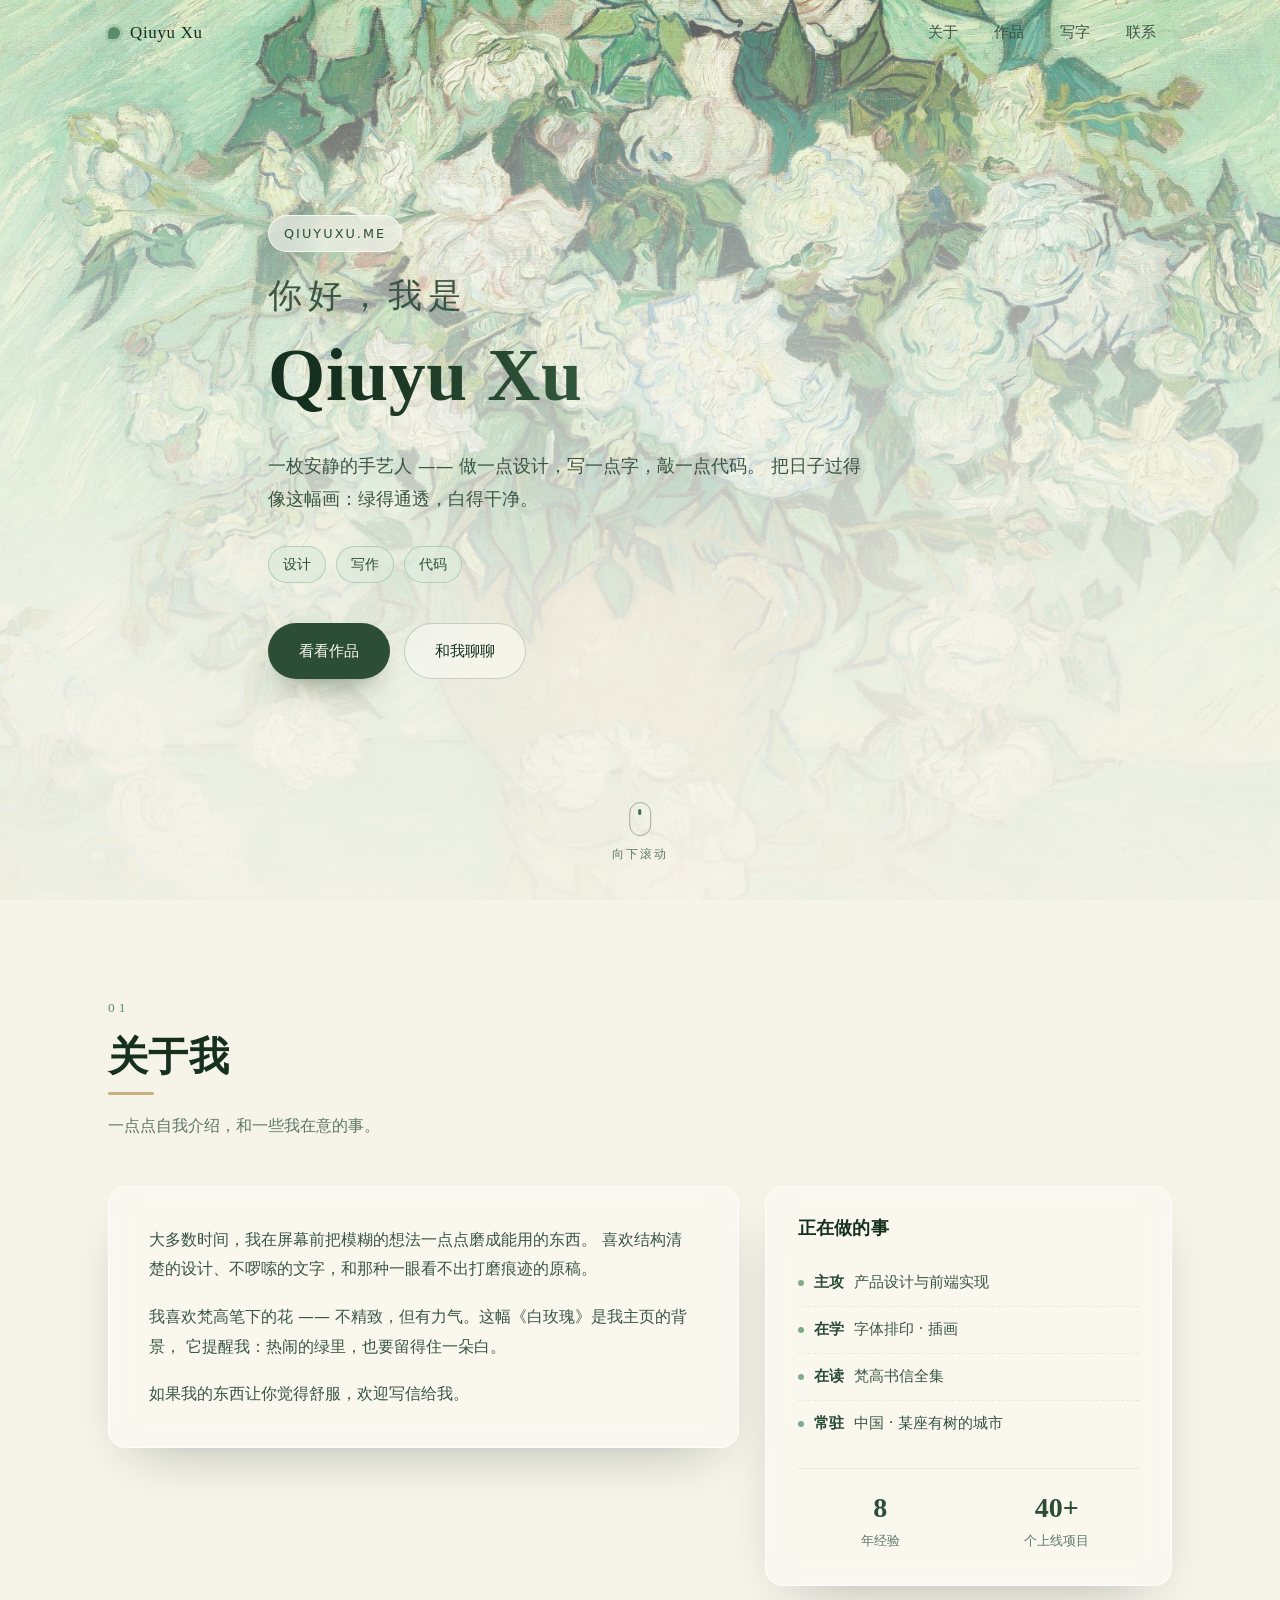
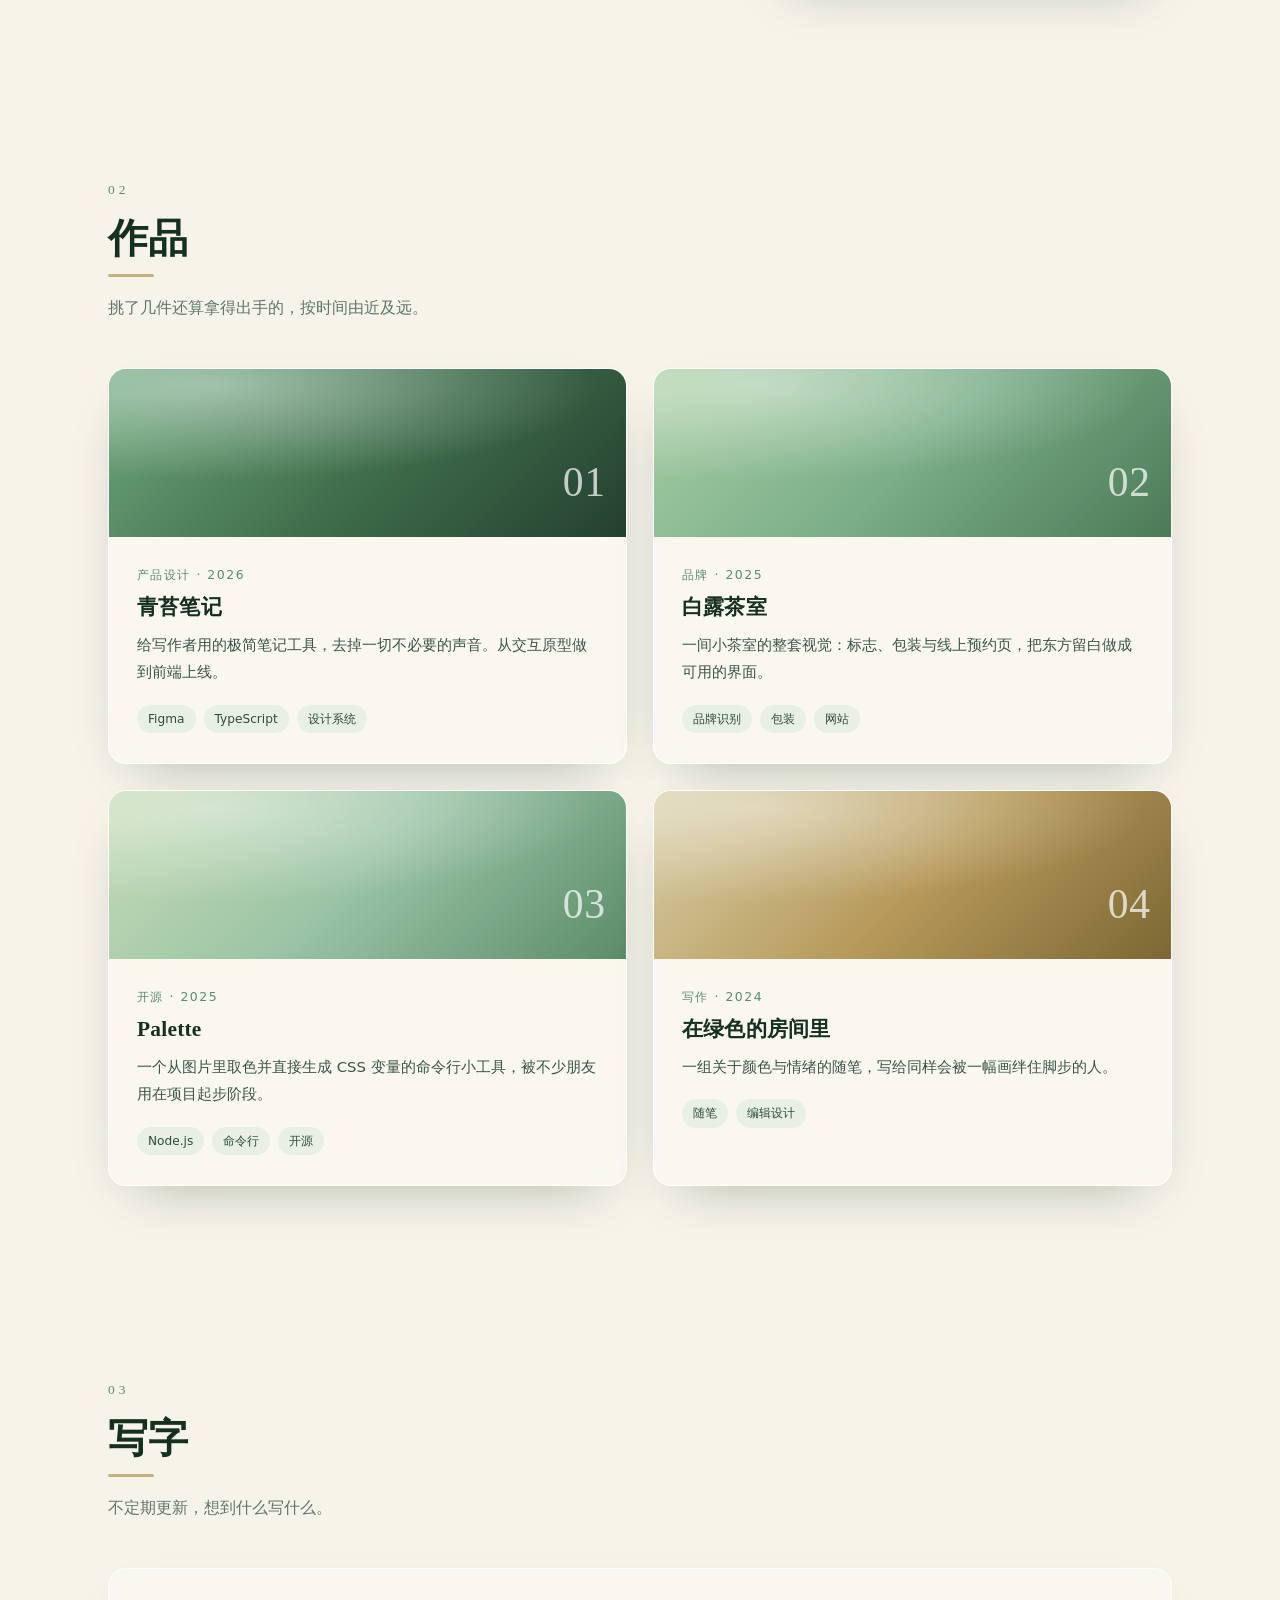
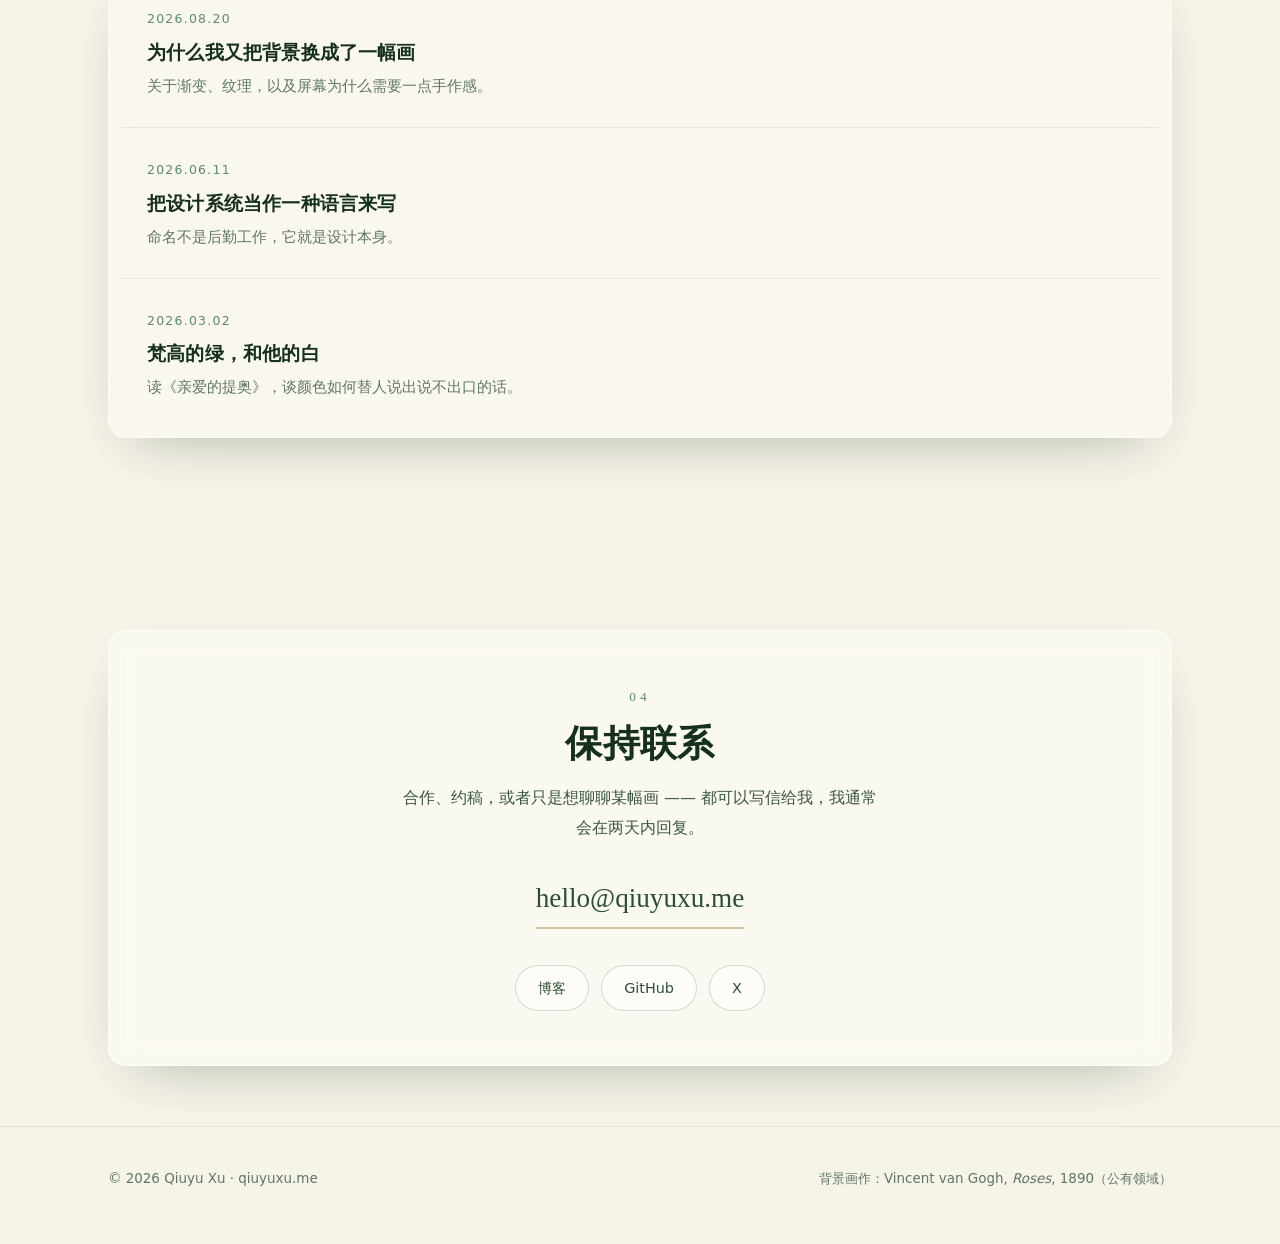
<file: index.html>
<!DOCTYPE html>
<html lang="zh-CN">
<head>
<meta charset="utf-8">
<meta name="viewport" content="width=device-width,initial-scale=1,viewport-fit=cover">
<title>Qiuyu Xu — 个人主页</title>
<meta name="description" content="Qiuyu Xu 的个人主页 —— 设计、写作与代码。以梵高《白玫瑰》为背景的一方安静角落。">
<meta name="author" content="Qiuyu Xu">
<meta name="theme-color" content="#9BC4A6">
<meta property="og:type" content="website">
<meta property="og:title" content="Qiuyu Xu — 个人主页">
<meta property="og:description" content="设计、写作与代码。">
<meta property="og:url" content="https://qiuyuxu.me/">
<meta property="og:image" content="https://qiuyuxu.me/assets/bg.jpg">
<link rel="canonical" href="https://qiuyuxu.me/">
<link rel="icon" href="data:image/svg+xml,%3Csvg xmlns='http://www.w3.org/2000/svg' viewBox='0 0 32 32'%3E%3Crect width='32' height='32' rx='8' fill='%235B8C6A'/%3E%3Ccircle cx='16' cy='13' r='5' fill='%23FBFAF4'/%3E%3Cpath d='M16 18v9M16 22l-4-3M16 24l4-3' stroke='%23FBFAF4' stroke-width='1.6' fill='none' stroke-linecap='round'/%3E%3C/svg%3E">
<link rel="preload" as="image" href="assets/bg-placeholder.jpg" fetchpriority="high">
<link rel="stylesheet" href="css/style.css">
</head>
<body>

<!-- 固定背景层：占位图先上，真图加载后淡入 -->
<div class="bg-layer" aria-hidden="true">
  <img id="bgImage" src="assets/bg.jpg" alt="">
</div>
<div class="bg-veil" aria-hidden="true"></div>
<canvas id="petals" aria-hidden="true"></canvas>

<!-- 滚动进度 -->
<div class="progress" id="progress" aria-hidden="true"></div>

<!-- 导航 -->
<header class="nav" id="nav">
  <div class="nav-inner">
    <a href="#top" class="brand">
      <span class="brand-mark" aria-hidden="true"></span>
      <span class="brand-text">Qiuyu Xu</span>
    </a>

    <nav class="nav-links" id="navLinks" aria-label="主导航">
      <a href="#about">关于</a>
      <a href="#works">作品</a>
      <a href="#writing">写字</a>
      <a href="#contact">联系</a>
    </nav>

    <button class="burger" id="burger" aria-label="打开菜单" aria-expanded="false" aria-controls="navLinks">
      <span></span><span></span><span></span>
    </button>
  </div>
</header>

<main>

  <!-- 首屏 -->
  <section class="hero" id="top">
    <div class="wrap hero-inner">
      <p class="eyebrow" data-reveal>qiuyuxu.me</p>
      <h1 class="hero-title" data-reveal>
        <span class="line">你好，我是</span>
        <span class="line accent">Qiuyu&nbsp;Xu</span>
      </h1>
      <p class="hero-sub" data-reveal>
        一枚安静的手艺人 —— 做一点设计，写一点字，敲一点代码。
        把日子过得像这幅画：绿得通透，白得干净。
      </p>
      <div class="hero-tags" data-reveal>
        <span class="tag">设计</span>
        <span class="tag">写作</span>
        <span class="tag">代码</span>
      </div>
      <div class="hero-cta" data-reveal>
        <a class="btn btn-solid" href="#works">看看作品</a>
        <a class="btn btn-ghost" href="#contact">和我聊聊</a>
      </div>
    </div>

    <a class="scroll-hint" href="#about" aria-label="向下滚动">
      <span class="mouse" aria-hidden="true"><i></i></span>
      <span class="hint-text">向下滚动</span>
    </a>
  </section>

  <!-- 关于 -->
  <section class="section" id="about">
    <div class="wrap">
      <header class="sec-head" data-reveal>
        <p class="sec-num">01</p>
        <h2 class="sec-title">关于我</h2>
        <p class="sec-desc">一点点自我介绍，和一些我在意的事。</p>
      </header>

      <div class="about-grid">
        <article class="card card-lead" data-reveal>
          <p>
            大多数时间，我在屏幕前把模糊的想法一点点磨成能用的东西。
            喜欢结构清楚的设计、不啰嗦的文字，和那种一眼看不出打磨痕迹的原稿。
          </p>
          <p>
            我喜欢梵高笔下的花 —— 不精致，但有力气。这幅《白玫瑰》是我主页的背景，
            它提醒我：热闹的绿里，也要留得住一朵白。
          </p>
          <p class="muted">如果我的东西让你觉得舒服，欢迎写信给我。</p>
        </article>

        <aside class="card card-side" data-reveal>
          <h3 class="card-title">正在做的事</h3>
          <ul class="facts">
            <li><span class="dot"></span><b>主攻</b> 产品设计与前端实现</li>
            <li><span class="dot"></span><b>在学</b> 字体排印 · 插画</li>
            <li><span class="dot"></span><b>在读</b> 梵高书信全集</li>
            <li><span class="dot"></span><b>常驻</b> 中国 · 某座有树的城市</li>
          </ul>
          <div class="side-stats">
            <div><strong>8</strong><span>年经验</span></div>
            <div><strong>40+</strong><span>个上线项目</span></div>
          </div>
        </aside>
      </div>
    </div>
  </section>

  <!-- 作品 -->
  <section class="section" id="works">
    <div class="wrap">
      <header class="sec-head" data-reveal>
        <p class="sec-num">02</p>
        <h2 class="sec-title">作品</h2>
        <p class="sec-desc">挑了几件还算拿得出手的，按时间由近及远。</p>
      </header>

      <div class="works-grid">
        <article class="card work" data-reveal>
          <div class="work-cover cover-a" aria-hidden="true"><span>01</span></div>
          <div class="work-body">
            <p class="work-meta">产品设计 · 2026</p>
            <h3 class="work-title">青苔笔记</h3>
            <p class="work-desc">给写作者用的极简笔记工具，去掉一切不必要的声音。从交互原型做到前端上线。</p>
            <ul class="work-tags"><li>Figma</li><li>TypeScript</li><li>设计系统</li></ul>
          </div>
        </article>

        <article class="card work" data-reveal>
          <div class="work-cover cover-b" aria-hidden="true"><span>02</span></div>
          <div class="work-body">
            <p class="work-meta">品牌 · 2025</p>
            <h3 class="work-title">白露茶室</h3>
            <p class="work-desc">一间小茶室的整套视觉：标志、包装与线上预约页，把东方留白做成可用的界面。</p>
            <ul class="work-tags"><li>品牌识别</li><li>包装</li><li>网站</li></ul>
          </div>
        </article>

        <article class="card work" data-reveal>
          <div class="work-cover cover-c" aria-hidden="true"><span>03</span></div>
          <div class="work-body">
            <p class="work-meta">开源 · 2025</p>
            <h3 class="work-title">Palette</h3>
            <p class="work-desc">一个从图片里取色并直接生成 CSS 变量的命令行小工具，被不少朋友用在项目起步阶段。</p>
            <ul class="work-tags"><li>Node.js</li><li>命令行</li><li>开源</li></ul>
          </div>
        </article>

        <article class="card work" data-reveal>
          <div class="work-cover cover-d" aria-hidden="true"><span>04</span></div>
          <div class="work-body">
            <p class="work-meta">写作 · 2024</p>
            <h3 class="work-title">在绿色的房间里</h3>
            <p class="work-desc">一组关于颜色与情绪的随笔，写给同样会被一幅画绊住脚步的人。</p>
            <ul class="work-tags"><li>随笔</li><li>编辑设计</li></ul>
          </div>
        </article>
      </div>
    </div>
  </section>

  <!-- 写字 -->
  <section class="section" id="writing">
    <div class="wrap">
      <header class="sec-head" data-reveal>
        <p class="sec-num">03</p>
        <h2 class="sec-title">写字</h2>
        <p class="sec-desc">不定期更新，想到什么写什么。</p>
      </header>

      <ul class="posts card" data-reveal>
        <li>
          <a href="#writing">
            <time datetime="2026-08-20">2026.08.20</time>
            <h3>为什么我又把背景换成了一幅画</h3>
            <p>关于渐变、纹理，以及屏幕为什么需要一点手作感。</p>
          </a>
        </li>
        <li>
          <a href="#writing">
            <time datetime="2026-06-11">2026.06.11</time>
            <h3>把设计系统当作一种语言来写</h3>
            <p>命名不是后勤工作，它就是设计本身。</p>
          </a>
        </li>
        <li>
          <a href="#writing">
            <time datetime="2026-03-02">2026.03.02</time>
            <h3>梵高的绿，和他的白</h3>
            <p>读《亲爱的提奥》，谈颜色如何替人说出说不出口的话。</p>
          </a>
        </li>
      </ul>
    </div>
  </section>

  <!-- 联系 -->
  <section class="section section-last" id="contact">
    <div class="wrap">
      <div class="card contact-card" data-reveal>
        <p class="sec-num">04</p>
        <h2 class="contact-title">保持联系</h2>
        <p class="contact-desc">
          合作、约稿，或者只是想聊聊某幅画 —— 都可以写信给我，我通常会在两天内回复。
        </p>
        <a class="mail" href="mailto:hello@qiuyuxu.me">hello@qiuyuxu.me</a>
        <div class="socials">
          <a href="https://qiuyuxu.me" rel="noopener" target="_blank">博客</a>
          <a href="https://github.com/" rel="noopener" target="_blank">GitHub</a>
          <a href="https://x.com/" rel="noopener" target="_blank">X</a>
        </div>
      </div>
    </div>
  </section>

</main>

<footer class="footer">
  <div class="wrap footer-inner">
    <p>© <span id="year">2026</span> Qiuyu Xu · <a href="https://qiuyuxu.me">qiuyuxu.me</a></p>
    <p class="credit">
      背景画作：Vincent van Gogh, <i>Roses</i>, 1890（公有领域）
    </p>
  </div>
</footer>

<button class="totop" id="totop" aria-label="回到顶部">
  <svg viewBox="0 0 24 24" width="18" height="18" aria-hidden="true">
    <path d="M12 19V5M5 12l7-7 7 7" fill="none" stroke="currentColor" stroke-width="2" stroke-linecap="round" stroke-linejoin="round"/>
  </svg>
</button>

<script src="js/main.js"></script>
</body>
</html>
</file>
<file: css/style.css>
/* ==========================================================================
   qiuyuxu.me —— 个人主页
   配色取自背景画作 Van Gogh《Roses》(1890)：薄荷绿 / 奶油白 / 土金
   ========================================================================== */

:root{
  --ink:        #16261C;
  --ink-soft:   #3A5544;
  --ink-faint:  #5E7767;
  --cream:      #F6F3E9;
  --white:      #FBFAF4;

  --green-900:  #16301F;
  --green-700:  #2C4E36;
  --green-600:  #3E6B4A;
  --green-500:  #5B8C6A;
  --green-400:  #7BAE89;
  --green-300:  #9BC4A6;
  --green-100:  #DDEBDD;
  --gold:       #B79A5B;

  --line:       rgba(22, 48, 31, .14);
  --line-soft:  rgba(22, 48, 31, .08);
  --card:       rgba(251, 250, 244, .68);
  --card-solid: rgba(251, 250, 244, .9);
  --shadow:     0 22px 55px -30px rgba(22, 48, 31, .40);
  --shadow-sm:  0 10px 28px -18px rgba(22, 48, 31, .35);

  --serif: "Songti SC", "Source Han Serif SC", "Noto Serif SC", "Times New Roman", Georgia, serif;
  --sans: system-ui, -apple-system, "Segoe UI", "PingFang SC", "Hiragino Sans GB", "Microsoft YaHei", sans-serif;

  --maxw: 1120px;
  --nav-h: 66px;
  --radius: 18px;
  --ease: cubic-bezier(.22,.61,.36,1);
}

*,*::before,*::after{ box-sizing: border-box; }

html{
  scroll-behavior: smooth;
  scroll-padding-top: calc(var(--nav-h) + 16px);
  -webkit-text-size-adjust: 100%;
}

body{
  margin: 0;
  min-height: 100%;
  font-family: var(--sans);
  font-size: 16px;
  line-height: 1.85;
  color: var(--ink);
  background: var(--cream);
  overflow-x: hidden;
  -webkit-font-smoothing: antialiased;
  text-rendering: optimizeLegibility;
}

img{ max-width: 100%; display: block; }
a{ color: inherit; text-decoration: none; }
h1,h2,h3{ font-family: var(--serif); font-weight: 600; line-height: 1.3; margin: 0; letter-spacing: .01em; }
p{ margin: 0; }
ul{ margin: 0; padding: 0; list-style: none; }

::selection{ background: var(--green-300); color: var(--green-900); }

:focus-visible{
  outline: 2px solid var(--green-600);
  outline-offset: 3px;
  border-radius: 6px;
}

.wrap{
  width: 100%;
  max-width: var(--maxw);
  margin: 0 auto;
  padding: 0 28px;
}

.muted{ color: var(--ink-faint); }

/* ---------- 背景层（关键：不用 background-attachment:fixed） ---------- */

.bg-layer{
  position: fixed;
  inset: 0;
  z-index: -3;
  background-color: #C6DCB6;
  background-image: url("../assets/bg-placeholder.jpg");
  background-position: center 34%;
  background-size: cover;
  background-repeat: no-repeat;
}

.bg-layer img{
  width: 100%;
  height: 100%;
  object-fit: cover;
  object-position: center 34%;
  opacity: 0;
  transition: opacity 1s var(--ease);
}

.bg-layer img.is-ready{ opacity: 1; }

/* 渐隐入纸：顶部薄 → 下部浓 */
.bg-veil{
  position: fixed;
  inset: 0;
  z-index: -2;
  pointer-events: none;
  background: linear-gradient(180deg,
    rgba(244, 247, 241, .28) 0%,
    rgba(242, 246, 239, .50) 20%,
    rgba(243, 245, 237, .72) 44%,
    rgba(246, 244, 235, .88) 66%,
    rgba(246, 243, 233, .96) 100%);
}

#petals{
  position: fixed;
  inset: 0;
  z-index: -1;
  pointer-events: none;
}

/* ---------- 滚动进度 ---------- */

.progress{
  position: fixed;
  top: 0; left: 0;
  height: 3px;
  width: 0;
  z-index: 60;
  background: linear-gradient(90deg, var(--green-400), var(--green-600), var(--gold));
  transition: width .1s linear;
}

/* ---------- 导航 ---------- */

.nav{
  position: fixed;
  top: 0; left: 0; right: 0;
  height: var(--nav-h);
  z-index: 50;
  transition: background .35s var(--ease), box-shadow .35s var(--ease), backdrop-filter .35s;
}

.nav.is-stuck{
  background: rgba(246, 244, 235, .82);
  backdrop-filter: blur(14px) saturate(1.3);
  -webkit-backdrop-filter: blur(14px) saturate(1.3);
  box-shadow: 0 1px 0 var(--line-soft), 0 10px 30px -24px rgba(22,48,31,.5);
}

.nav-inner{
  max-width: var(--maxw);
  height: 100%;
  margin: 0 auto;
  padding: 0 28px;
  display: flex;
  align-items: center;
  justify-content: space-between;
  gap: 20px;
}

.brand{
  display: inline-flex;
  align-items: center;
  gap: 10px;
  font-family: var(--serif);
  font-size: 1.06rem;
  letter-spacing: .04em;
  color: var(--green-900);
}

.brand-mark{
  width: 12px; height: 12px;
  border-radius: 50% 50% 50% 2px;
  background: var(--green-500);
  box-shadow: 0 0 0 3px rgba(91,140,106,.18);
  transition: transform .5s var(--ease);
}
.brand:hover .brand-mark{ transform: rotate(90deg); }

.nav-links{
  display: flex;
  align-items: center;
  gap: 4px;
}

.nav-links a{
  position: relative;
  padding: 8px 16px;
  font-size: .94rem;
  color: var(--ink-soft);
  border-radius: 999px;
  transition: color .25s, background .25s;
}
.nav-links a:hover{ color: var(--green-900); background: rgba(155,196,166,.22); }

.nav-links a.is-active{
  color: var(--green-900);
  font-weight: 600;
}
.nav-links a.is-active::after{
  content: "";
  position: absolute;
  left: 50%; bottom: 1px;
  width: 18px; height: 2px;
  transform: translateX(-50%);
  border-radius: 2px;
  background: var(--green-600);
}

.burger{
  display: none;
  width: 42px; height: 42px;
  padding: 0;
  border: 1px solid var(--line);
  border-radius: 12px;
  background: rgba(251,250,244,.6);
  cursor: pointer;
  position: relative;
}
.burger span{
  position: absolute;
  left: 50%; width: 17px; height: 1.6px;
  background: var(--green-900);
  border-radius: 2px;
  transform: translateX(-50%);
  transition: transform .32s var(--ease), opacity .2s;
}
.burger span:nth-child(1){ top: 14px; }
.burger span:nth-child(2){ top: 20px; }
.burger span:nth-child(3){ top: 26px; }

.burger[aria-expanded="true"] span:nth-child(1){ transform: translateX(-50%) translateY(6px) rotate(45deg); }
.burger[aria-expanded="true"] span:nth-child(2){ opacity: 0; }
.burger[aria-expanded="true"] span:nth-child(3){ transform: translateX(-50%) translateY(-6px) rotate(-45deg); }

/* ---------- 首屏 ---------- */

.hero{
  position: relative;
  min-height: 100svh;
  display: flex;
  align-items: center;
  padding: calc(var(--nav-h) + 48px) 0 120px;
}

.hero-inner{ max-width: 800px; }

.eyebrow{
  display: inline-block;
  margin-bottom: 22px;
  padding: 6px 15px;
  font-size: .8rem;
  letter-spacing: .16em;
  text-transform: uppercase;
  color: var(--green-700);
  background: rgba(251,250,244,.62);
  border: 1px solid rgba(251,250,244,.9);
  border-radius: 999px;
  backdrop-filter: blur(10px);
  -webkit-backdrop-filter: blur(10px);
}

.hero-title{
  font-size: clamp(2.5rem, 7.4vw, 4.6rem);
  letter-spacing: .01em;
  color: var(--green-900);
  margin-bottom: 26px;
}
.hero-title .line{ display: block; }
.hero-title .line:first-child{
  font-size: .46em;
  color: var(--ink-soft);
  font-weight: 400;
  letter-spacing: .18em;
  margin-bottom: .28em;
}
.hero-title .accent{
  background: linear-gradient(105deg, var(--green-900) 12%, var(--green-600) 58%, var(--gold) 108%);
  -webkit-background-clip: text;
  background-clip: text;
  color: transparent;
}

.hero-sub{
  max-width: 34em;
  font-size: clamp(1rem, 1.6vw, 1.12rem);
  color: var(--ink-soft);
  margin-bottom: 30px;
}

.hero-tags{
  display: flex;
  flex-wrap: wrap;
  gap: 10px;
  margin-bottom: 40px;
}
.tag{
  padding: 5px 14px;
  font-size: .86rem;
  color: var(--green-700);
  background: rgba(221,235,221,.72);
  border: 1px solid rgba(155,196,166,.7);
  border-radius: 999px;
}

.hero-cta{ display: flex; flex-wrap: wrap; gap: 14px; }

.btn{
  display: inline-flex;
  align-items: center;
  justify-content: center;
  gap: 8px;
  padding: 13px 30px;
  font-size: .96rem;
  border-radius: 999px;
  border: 1px solid transparent;
  cursor: pointer;
  transition: transform .28s var(--ease), box-shadow .28s var(--ease), background .28s, color .28s;
}
.btn-solid{
  background: var(--green-700);
  color: var(--white);
  box-shadow: 0 14px 30px -16px rgba(22,48,31,.7);
}
.btn-solid:hover{ transform: translateY(-2px); background: var(--green-900); box-shadow: 0 20px 38px -16px rgba(22,48,31,.8); }
.btn-ghost{
  color: var(--green-900);
  background: rgba(251,250,244,.6);
  border-color: rgba(44,78,54,.22);
  backdrop-filter: blur(10px);
  -webkit-backdrop-filter: blur(10px);
}
.btn-ghost:hover{ transform: translateY(-2px); background: rgba(251,250,244,.92); }

.scroll-hint{
  position: absolute;
  left: 50%; bottom: 34px;
  transform: translateX(-50%);
  display: flex;
  flex-direction: column;
  align-items: center;
  gap: 8px;
  color: var(--ink-faint);
  font-size: .74rem;
  letter-spacing: .16em;
}
.mouse{
  width: 22px; height: 34px;
  border: 1.5px solid rgba(44,78,54,.4);
  border-radius: 12px;
  display: grid;
  justify-items: center;
  padding-top: 6px;
}
.mouse i{
  width: 3px; height: 6px;
  border-radius: 2px;
  background: var(--green-600);
  animation: wheel 1.8s var(--ease) infinite;
}
@keyframes wheel{
  0%   { transform: translateY(0);    opacity: 0; }
  30%  { opacity: 1; }
  100% { transform: translateY(11px); opacity: 0; }
}

/* ---------- 通用板块 ---------- */

.section{ padding: 96px 0; }
.section-last{ padding-bottom: 60px; }

.sec-head{ margin-bottom: 46px; max-width: 620px; }

.sec-num{
  font-family: var(--serif);
  font-size: .84rem;
  letter-spacing: .3em;
  color: var(--green-500);
  margin-bottom: 10px;
}

.sec-title{
  display: inline-block;
  font-size: clamp(1.75rem, 4vw, 2.5rem);
  color: var(--green-900);
  padding-bottom: 12px;
  position: relative;
}
.sec-title::after{
  content: "";
  position: absolute;
  left: 0; bottom: 0;
  width: 46px; height: 3px;
  border-radius: 3px;
  background: var(--gold);
  opacity: .75;
}

.sec-desc{
  margin-top: 16px;
  color: var(--ink-faint);
  font-size: .98rem;
}

/* ---------- 卡片 ---------- */

.card{
  background: var(--card);
  border: 1px solid rgba(255,255,255,.72);
  border-radius: var(--radius);
  box-shadow: var(--shadow);
  backdrop-filter: blur(14px) saturate(1.2);
  -webkit-backdrop-filter: blur(14px) saturate(1.2);
}

/* ---------- 关于 ---------- */

.about-grid{
  display: grid;
  grid-template-columns: 1.55fr 1fr;
  gap: 26px;
  align-items: start;
}

.card-lead{ padding: 38px 40px; }
.card-lead p + p{ margin-top: 18px; }
.card-lead p{ color: var(--ink-soft); }

.card-side{ padding: 30px 32px; }

.card-title{
  font-size: 1.12rem;
  color: var(--green-900);
  margin-bottom: 20px;
}

.facts li{
  display: flex;
  align-items: flex-start;
  gap: 10px;
  padding: 9px 0;
  font-size: .94rem;
  color: var(--ink-soft);
  border-bottom: 1px dashed var(--line-soft);
}
.facts li:last-child{ border-bottom: 0; }
.facts b{
  flex: none;
  color: var(--green-700);
  font-weight: 600;
}

.dot{
  flex: none;
  width: 6px; height: 6px;
  margin-top: 11px;
  border-radius: 50%;
  background: var(--green-400);
}

.side-stats{
  display: grid;
  grid-template-columns: 1fr 1fr;
  gap: 12px;
  margin-top: 22px;
  padding-top: 22px;
  border-top: 1px solid var(--line-soft);
}
.side-stats div{ text-align: center; }
.side-stats strong{
  display: block;
  font-family: var(--serif);
  font-size: 1.75rem;
  color: var(--green-700);
  line-height: 1.2;
}
.side-stats span{ font-size: .8rem; color: var(--ink-faint); }

/* ---------- 作品 ---------- */

.works-grid{
  display: grid;
  grid-template-columns: repeat(2, 1fr);
  gap: 26px;
}

.work{ overflow: hidden; display: flex; flex-direction: column; transition: transform .4s var(--ease), box-shadow .4s var(--ease); }
.work:hover{ transform: translateY(-4px); box-shadow: 0 30px 60px -30px rgba(22,48,31,.5); }

.work-cover{
  height: 168px;
  display: flex;
  align-items: flex-end;
  justify-content: flex-end;
  padding: 16px 20px;
  position: relative;
  overflow: hidden;
}
.work-cover::after{
  content: "";
  position: absolute;
  inset: 0;
  background: radial-gradient(120% 90% at 20% 10%, rgba(255,255,255,.42), transparent 62%);
}
.work-cover span{
  position: relative;
  z-index: 1;
  font-family: var(--serif);
  font-size: 2.6rem;
  color: rgba(255,255,255,.72);
  letter-spacing: .02em;
}
.cover-a{ background: linear-gradient(135deg, #6FA97E 0%, #3E6B4A 55%, #24402E 100%); }
.cover-b{ background: linear-gradient(135deg, #A8CFA3 0%, #7BAE89 50%, #4C7A58 100%); }
.cover-c{ background: linear-gradient(135deg, #C6DCB6 0%, #9BC4A6 48%, #5B8C6A 100%); }
.cover-d{ background: linear-gradient(135deg, #D8CFA8 0%, #B79A5B 52%, #7C6733 100%); }

.work-body{ padding: 26px 28px 30px; }

.work-meta{
  font-size: .78rem;
  letter-spacing: .12em;
  text-transform: uppercase;
  color: var(--green-500);
  margin-bottom: 8px;
}

.work-title{
  font-size: 1.34rem;
  color: var(--green-900);
  margin-bottom: 10px;
}

.work-desc{
  font-size: .93rem;
  color: var(--ink-soft);
}

.work-tags{
  display: flex;
  flex-wrap: wrap;
  gap: 8px;
  margin-top: 18px;
}
.work-tags li{
  padding: 3px 11px;
  font-size: .76rem;
  color: var(--green-700);
  background: rgba(221,235,221,.6);
  border-radius: 999px;
}

/* ---------- 写字 ---------- */

.posts{ padding: 8px 12px; }

.posts li + li{ border-top: 1px solid var(--line-soft); }

.posts a{
  display: block;
  padding: 26px 26px 28px;
  border-radius: 14px;
  transition: background .3s var(--ease), padding-left .3s var(--ease);
}
.posts a:hover{ background: rgba(221,235,221,.34); }

.posts time{
  font-size: .78rem;
  letter-spacing: .1em;
  color: var(--green-500);
}

.posts h3{
  font-size: 1.2rem;
  color: var(--green-900);
  margin: 8px 0 6px;
}

.posts p{
  font-size: .92rem;
  color: var(--ink-faint);
}

/* ---------- 联系 ---------- */

.contact-card{
  padding: 54px 48px;
  text-align: center;
  background: rgba(251,250,244,.78);
}

.contact-title{
  font-size: clamp(1.7rem, 3.6vw, 2.3rem);
  color: var(--green-900);
  margin-bottom: 16px;
}

.contact-desc{
  max-width: 30em;
  margin: 0 auto 30px;
  color: var(--ink-soft);
}

.mail{
  display: inline-block;
  font-family: var(--serif);
  font-size: clamp(1.15rem, 3vw, 1.7rem);
  color: var(--green-700);
  padding-bottom: 4px;
  border-bottom: 2px solid rgba(183,154,91,.55);
  transition: color .3s, border-color .3s;
}
.mail:hover{ color: var(--green-900); border-color: var(--green-700); }

.socials{
  display: flex;
  flex-wrap: wrap;
  justify-content: center;
  gap: 12px;
  margin-top: 36px;
}
.socials a{
  padding: 9px 22px;
  font-size: .9rem;
  color: var(--green-700);
  border: 1px solid rgba(44,78,54,.2);
  border-radius: 999px;
  background: rgba(255,255,255,.5);
  transition: transform .28s var(--ease), background .28s, color .28s;
}
.socials a:hover{ transform: translateY(-2px); background: var(--green-700); color: var(--white); }

/* ---------- 页脚 ---------- */

.footer{
  padding: 40px 0 52px;
  border-top: 1px solid var(--line-soft);
}
.footer-inner{
  display: flex;
  flex-wrap: wrap;
  gap: 8px 24px;
  justify-content: space-between;
  font-size: .84rem;
  color: var(--ink-faint);
}
.footer a{ border-bottom: 1px solid transparent; transition: border-color .25s; }
.footer a:hover{ border-color: currentColor; }
.credit i{ font-style: italic; }

/* ---------- 回到顶部 ---------- */

.totop{
  position: fixed;
  right: 26px; bottom: 26px;
  z-index: 45;
  width: 46px; height: 46px;
  display: grid;
  place-items: center;
  color: var(--white);
  background: var(--green-700);
  border: 0;
  border-radius: 50%;
  cursor: pointer;
  box-shadow: 0 14px 30px -14px rgba(22,48,31,.75);
  opacity: 0;
  visibility: hidden;
  transform: translateY(12px);
  transition: opacity .35s var(--ease), transform .35s var(--ease), visibility .35s, background .3s;
}
.totop.is-on{ opacity: 1; visibility: visible; transform: translateY(0); }
.totop:hover{ background: var(--green-900); transform: translateY(-3px); }

/* ---------- 滚动揭示 ---------- */

[data-reveal]{
  opacity: 0;
  transform: translateY(22px);
  transition: opacity .8s var(--ease), transform .8s var(--ease);
}
[data-reveal].is-in{ opacity: 1; transform: none; }

/* 同组元素依次入场 */
.works-grid [data-reveal]:nth-child(2),
.posts,
.about-grid [data-reveal]:nth-child(2){ transition-delay: .1s; }
.works-grid [data-reveal]:nth-child(3){ transition-delay: .06s; }
.works-grid [data-reveal]:nth-child(4){ transition-delay: .16s; }

/* ---------- 响应式 ---------- */

@media (max-width: 900px){
  .about-grid{ grid-template-columns: 1fr; }
  .works-grid{ grid-template-columns: 1fr; }
  .section{ padding: 78px 0; }
}

@media (max-width: 720px){
  :root{ --nav-h: 60px; }

  .wrap{ padding: 0 20px; }
  .nav-inner{ padding: 0 20px; }

  .burger{ display: block; }

  .nav-links{
    position: fixed;
    top: var(--nav-h);
    left: 12px; right: 12px;
    flex-direction: column;
    align-items: stretch;
    gap: 2px;
    padding: 12px;
    border-radius: 16px;
    background: rgba(248,246,238,.94);
    border: 1px solid rgba(255,255,255,.8);
    box-shadow: var(--shadow);
    backdrop-filter: blur(16px);
    -webkit-backdrop-filter: blur(16px);
    opacity: 0;
    visibility: hidden;
    transform: translateY(-10px);
    transition: opacity .3s var(--ease), transform .3s var(--ease), visibility .3s;
  }
  .nav-links.is-open{ opacity: 1; visibility: visible; transform: translateY(0); }
  .nav-links a{ padding: 13px 16px; border-radius: 12px; }
  .nav-links a.is-active::after{ display: none; }
  .nav-links a.is-active{ background: rgba(155,196,166,.28); }

  .hero{ min-height: auto; padding: calc(var(--nav-h) + 64px) 0 110px; }
  .hero-title{ font-size: clamp(2.1rem, 10vw, 3.1rem); }
  .hero-cta{ gap: 10px; }
  .btn{ flex: 1 1 auto; padding: 12px 22px; }

  .card-lead{ padding: 30px 24px; }
  .card-side{ padding: 26px 24px; }
  .work-body{ padding: 22px 22px 26px; }
  .work-cover{ height: 140px; }
  .posts a{ padding: 22px 16px 24px; }
  .contact-card{ padding: 40px 24px; }
  .section{ padding: 64px 0; }
  .scroll-hint{ display: none; }

  .totop{ right: 16px; bottom: 16px; width: 42px; height: 42px; }
}

@media (max-width: 400px){
  .hero-title .line:first-child{ letter-spacing: .1em; }
  .side-stats strong{ font-size: 1.5rem; }
}

/* ---------- 无障碍：尊重减少动态偏好 ---------- */

@media (prefers-reduced-motion: reduce){
  html{ scroll-behavior: auto; }
  *,*::before,*::after{
    animation-duration: .001ms !important;
    animation-iteration-count: 1 !important;
    transition-duration: .001ms !important;
  }
  [data-reveal]{ opacity: 1 !important; transform: none !important; }
  #petals{ display: none; }
  .scroll-hint{ display: none; }
}
</file>
